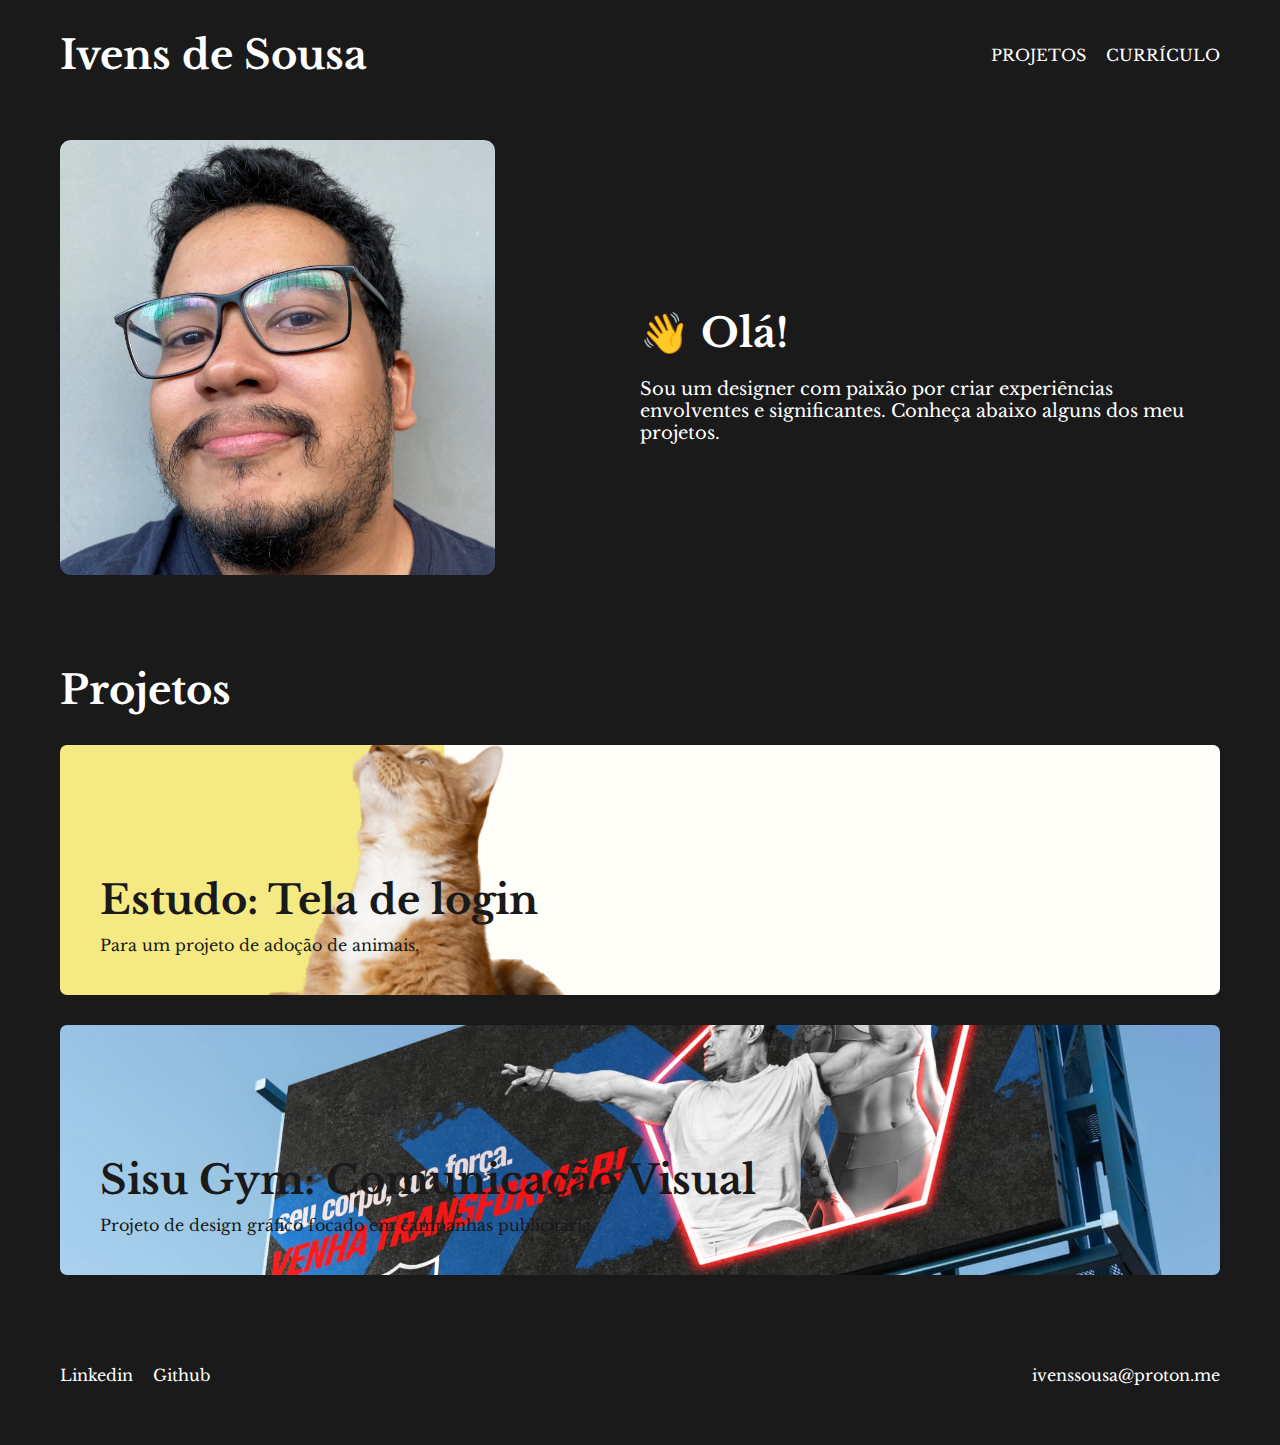
<file: index.html>
<!DOCTYPE html>
<html lang="en">
<head>
    <meta charset="UTF-8">
    <meta name="viewport" content="width=device-width, initial-scale=1.0">
    <title>Ivens de Sousa Porfólio</title>
    <link rel="stylesheet" href="./css/style.css">
</head>
<body>
    <nav class="navbar">
        <ul class="menu">
            <li>Ivens de Sousa</li>
            <li><a href="#projects">Projetos</a></li>
            <li><a href="./projects/Resume - Ivens de Sousa Gouveia.pdf" target="_blank">Currículo</a></li>    
        </ul>
    </nav>
    <section class="about">
        <img src="./img/img.png" alt="perfilIvens" class="imgProfile">
        <h2>&#128075; Olá!</h2>        
        <p>Sou um designer com paixão por criar experiências envolventes e significantes. Conheça abaixo alguns dos meu projetos.</p>    
    </section>
    <section class="projects" id="#projects">
        <h2>Projetos</h2>
        <article>
            <a href="./projects/projeto1.html">
                <div class="image-container">
                    <img src="./img/catadoptionsystembg.jpg" alt="projectbg" class="projectbg">
                <h2>Estudo: Tela de login</h2>
                <p>Para um projeto de adoção de animais.</p>   
                </div>
            </a>                        
        </article>

        <article>
            <a href="./projects/projeto2.html">
                <div class="image-container">
                    <img src="./img/sisuOutdoorMockupEXP.jpg" alt="projectbg" class="projectbg">
                <h2>Sisu Gym: Comunicação Visual</h2>
                <p>Projeto de design gráfico focado em campanhas publicitária.</p>   
                </div>
            </a>                        
        </article>
    </section>
    <footer>
        <ul class="footer">
            <li><a href="https://www.linkedin.com/in/ivens-de-sousa/" target="_blank">Linkedin</a></li>
            <li><a href="https://github.com/ivenssousa" target="_blank">Github</a></li>
            <li>ivenssousa@proton.me</li>
        </ul>
    </footer>
</body>
</html>
</file>
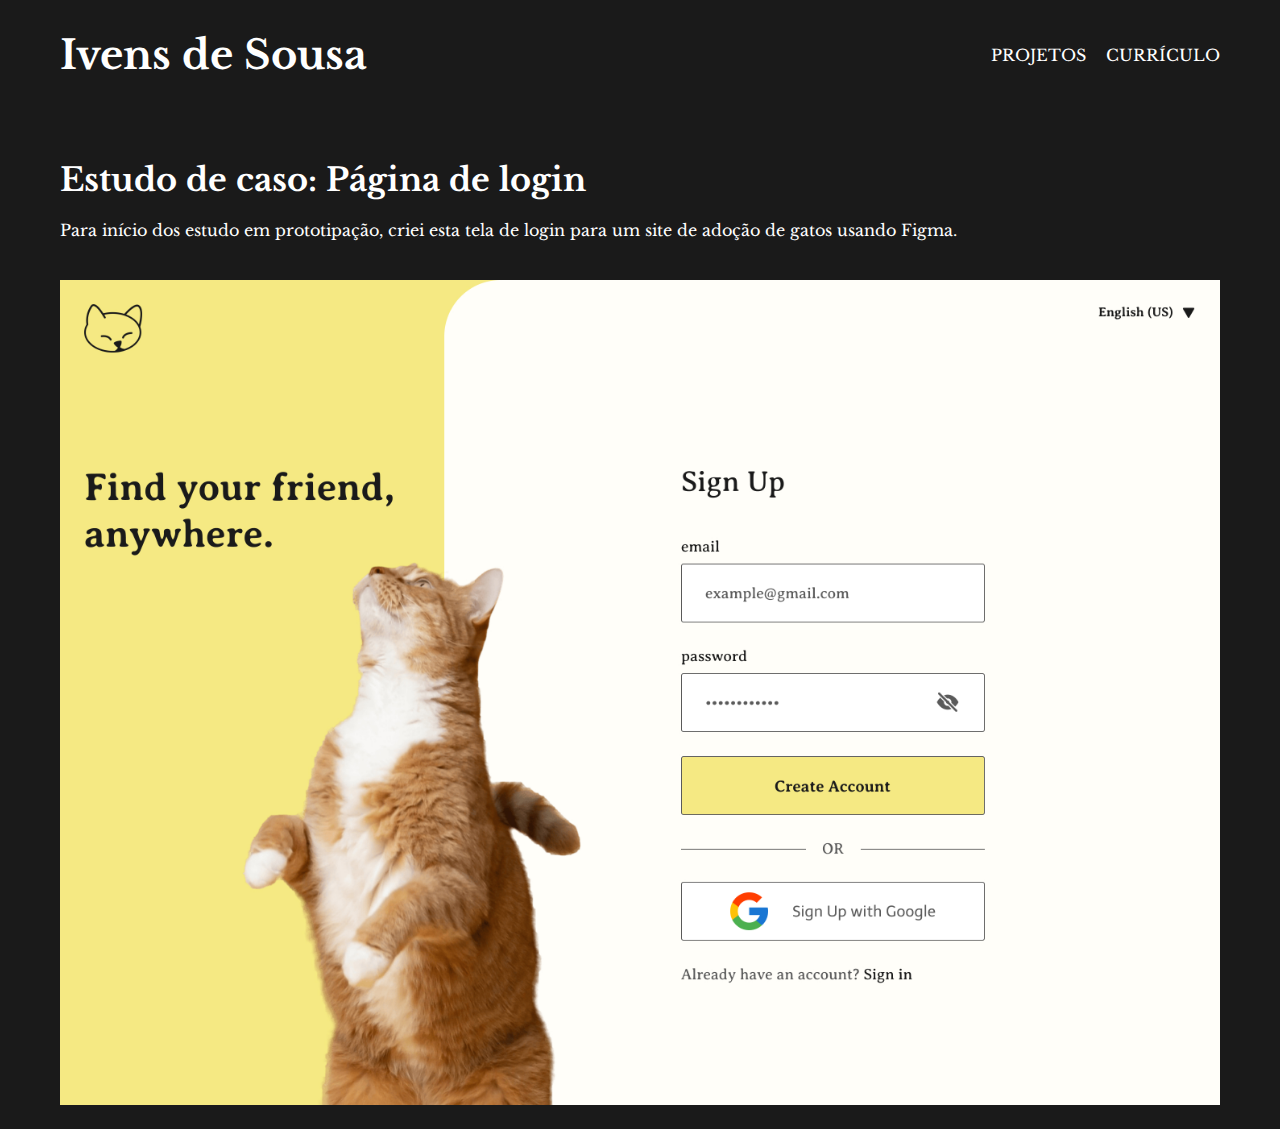
<file: projects/projeto1.html>
<!DOCTYPE html>
<html lang="en">
<head>
    <meta charset="UTF-8">
    <meta name="viewport" content="width=device-width, initial-scale=1.0">
    <title>Desafio: Tela de login</title>
    <link rel="stylesheet" href="../css/projectPage.css">
</head>
<body>
    <nav class="navbar">
        <ul class="menu">
            <li><a href="../index.html">Ivens de Sousa</a></li>
            <li><a href="#projects">Projetos</a></li>
            <li><a href="./projects/Resume - Ivens de Sousa Gouveia.pdf" target="_blank">Currículo</a></li>    
        </ul>
    </nav>

    <article class="projeto">
        <h1>Estudo de caso: Página de login</h1>
        <p>Para início dos estudo em prototipação, criei esta tela de login para um site de adoção de gatos usando Figma. </p>
        <img src="../img/catadoptionsystem.jpg" alt="">
    </article>
    
    
</body>
</html>
</file>
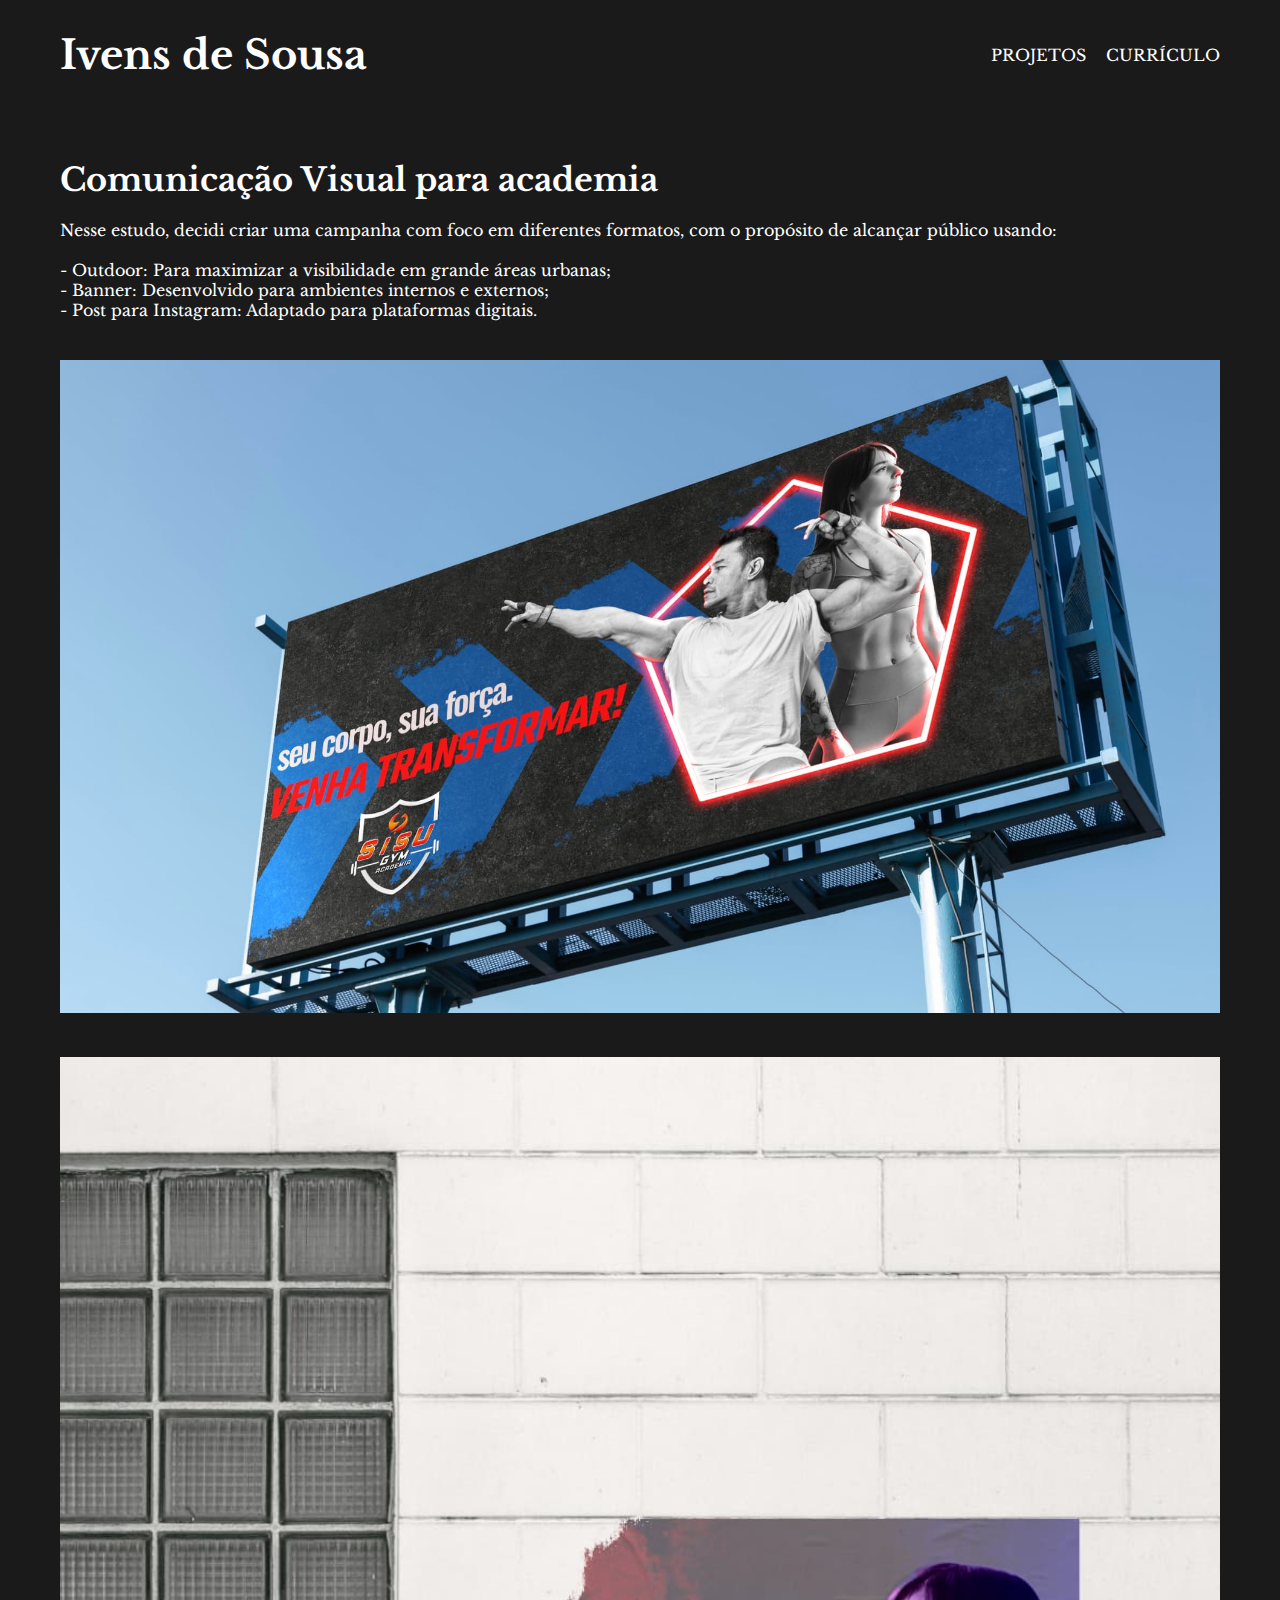
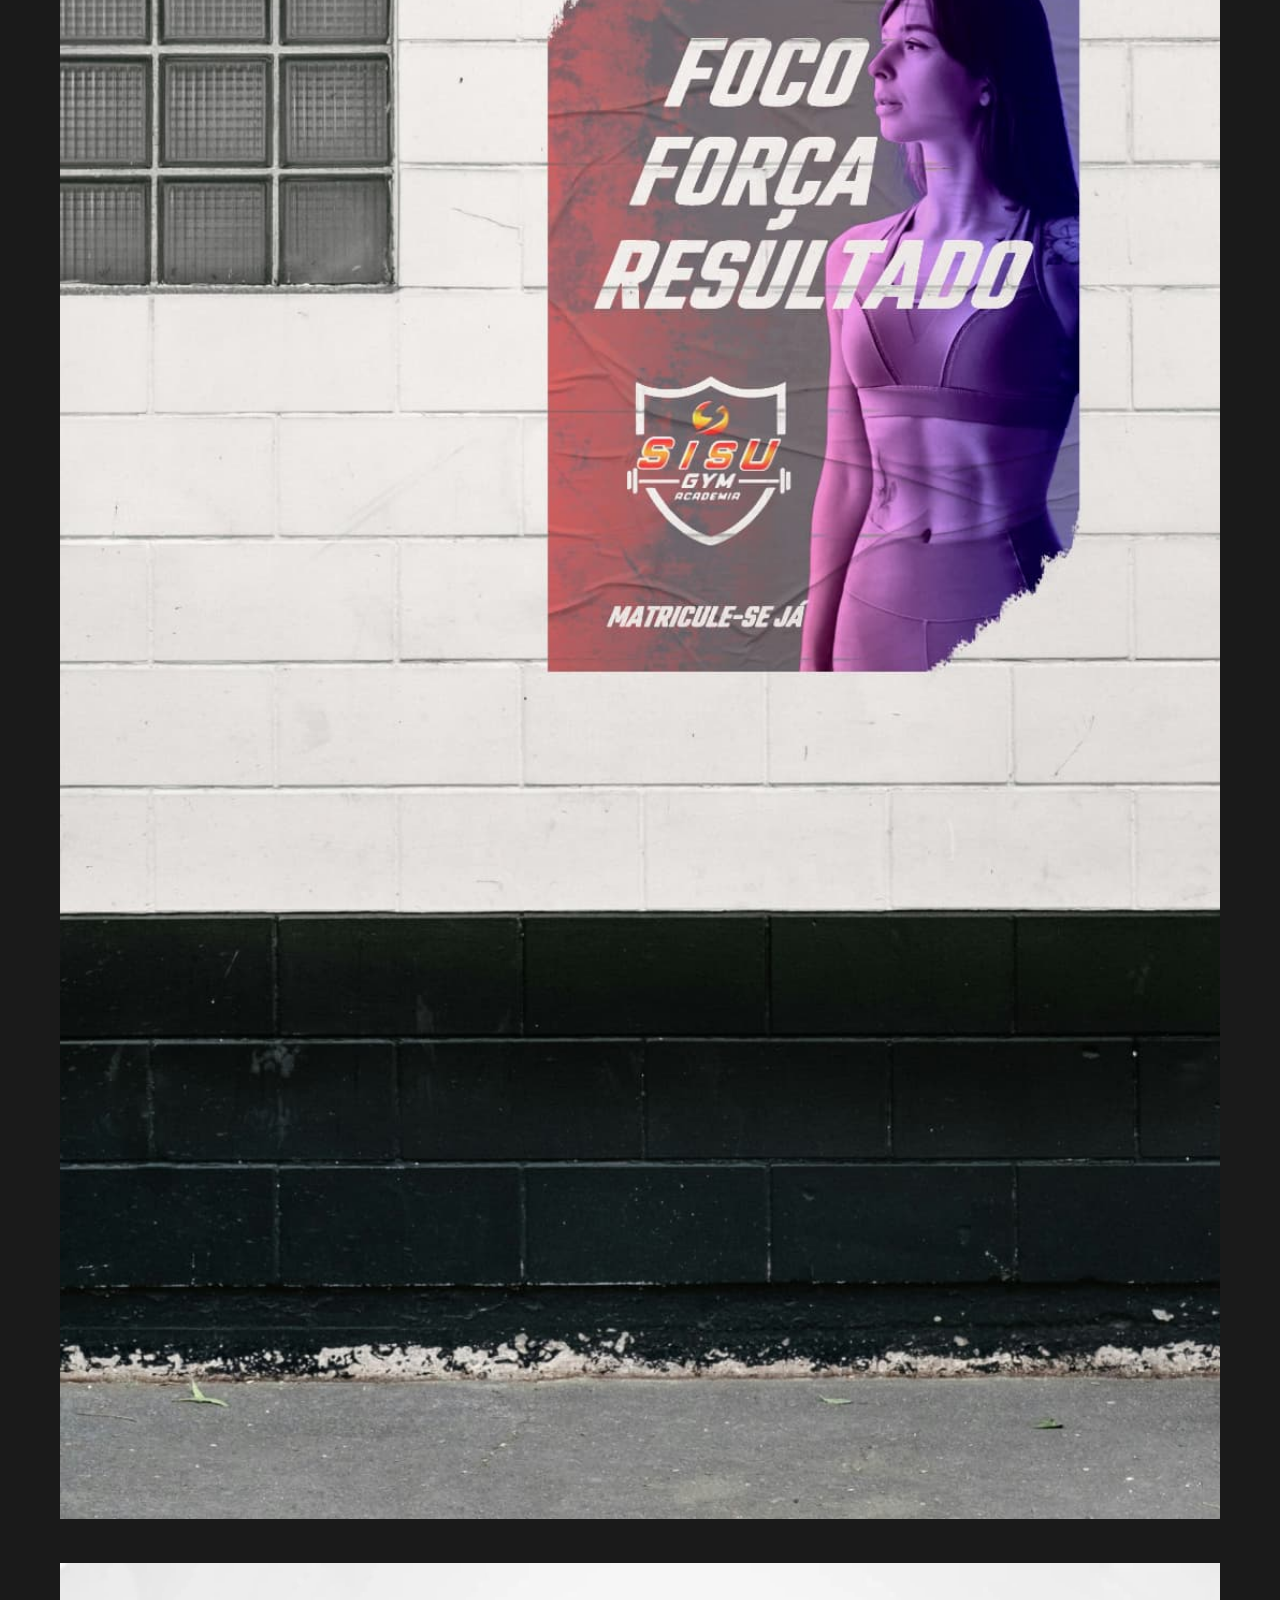
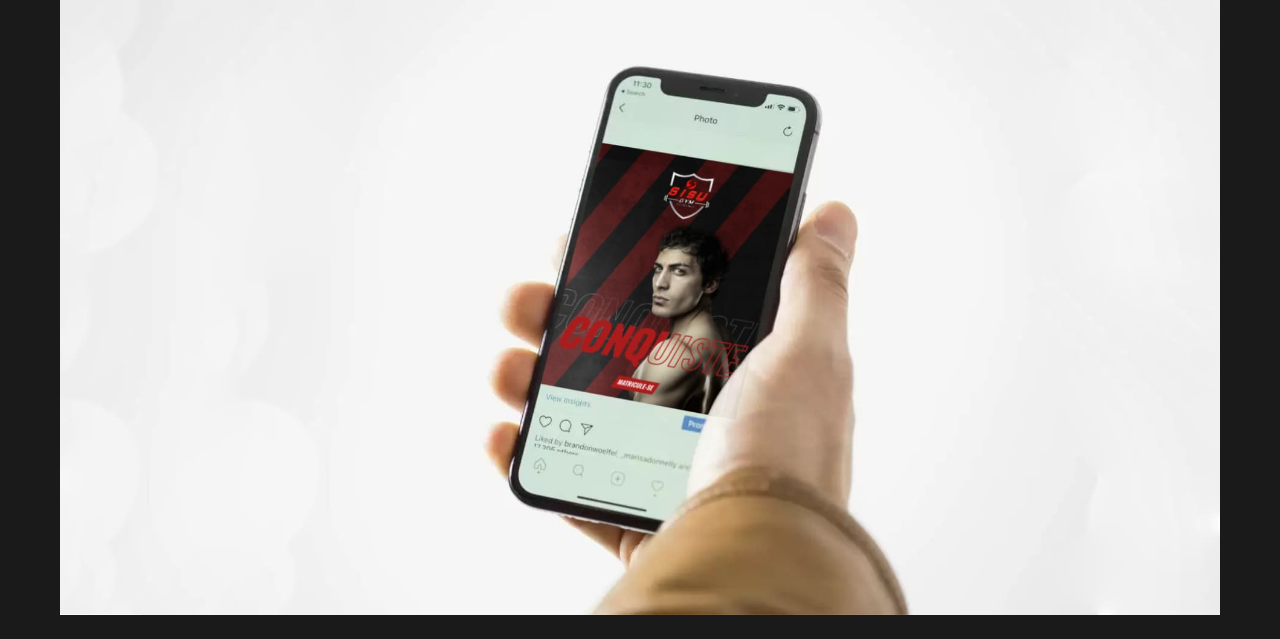
<file: projects/projeto2.html>
<!DOCTYPE html>
<html lang="en">
<head>
    <meta charset="UTF-8">
    <meta name="viewport" content="width=device-width, initial-scale=1.0">
    <title>Comunicação visual para acadebia</title>
    <link rel="stylesheet" href="../css/projectPage.css">
</head>
<body>
    <nav class="navbar"></nav>
        <ul class="menu">
            <li><a href="../index.html">Ivens de Sousa</a></li>
            <li><a href="#projects">Projetos</a></li>
            <li><a href="./projects/Resume - Ivens de Sousa Gouveia.pdf" target="_blank">Currículo</a></li>    
        </ul>
    </nav>

    <article class="projeto">
        <h1>Comunicação Visual para academia</h1>
        <p>Nesse estudo, decidi criar uma campanha com foco em diferentes formatos, com o propósito de alcançar público usando:<br>
        <br>
        - Outdoor: Para maximizar a visibilidade em grande áreas urbanas;<br>
        - Banner: Desenvolvido para ambientes internos e externos;<br>
        - Post para Instagram: Adaptado para plataformas digitais.<br>    
        </p>
        <img src="../img/sisuOutdoorMockupEXP.jpg" alt="Outdoor image">
        <img src="../img/sisuBannerMockupEXP.jpg" alt="Banner image">
        <img src="../img/socialMediaPostMockupEXP.jpg" alt="Media image">        
    </article>
    
</body>
</html>
</file>
<file: css/style.css>
@import url('https://fonts.googleapis.com/css2?family=Inter:wght@100..900&family=Libre+Baskerville:ital,wght@0,400;0,700;1,400&display=swap');

:root {
    /* Cores */
    --primary-color: #1a1a1a;
    --secondary-color: #ffffff;
    /* Font-family Inter */
    --inter-h1: 2.75rem;
    --inter-h2: 2rem;
    --inter-h3: 1.625rem;
    --inter-body: 1.25rem;
    /* Font-family Libre */
    --libre-baskerville: "Libre Baskerville", serif;
    --libre-h1: 2.5rem;
    --libre-h2: 1.5rem;
    --libre-h3: 1.375rem;
    --libre-body: 1.125rem;
}

* {
    padding: 0;
    margin: 0;
    box-sizing: border-box;
}

html {
    scroll-behavior: smooth;
}

body {
    background-color: var(--primary-color);
    font-family: var(--libre-baskerville);
    color: var(--secondary-color);
    max-width: 1160px;
    margin-left: auto;
    margin-right: auto;
}

ul {
    list-style: none;
}

a {
    text-decoration: none;
    color: inherit;
}


.menu {
    display: flex;
    justify-content: space-between;
    align-items: center;
    padding-top: 30px;
    gap: 20px;
    text-transform: uppercase;
}

.menu li:first-child {
    margin-right: auto;
    font-size: var(--libre-h1);
    font-weight: 700;
    text-transform: none;
}

.about {
    display: grid;
    grid-template-columns: repeat(2, 1fr);
    grid-template-rows: repeat(2, 1fr);
    margin-top: 60px;
}

.imgProfile {
    width: 435px;
    grid-column: 1;
    grid-row: 1/3;
}

.about h2 {
    font-size: var(--libre-h1);
    grid-column: 2;
    align-self: end;
}

.about p {
    grid-column: 2;
    font-size: var(--libre-body);
    padding-top: 20px;
}

.projects {
    display: grid;
    grid-template-columns: 1fr;
    margin-top: 90px;
}

.projects h2 {
    font-size: var(--libre-h1);
}

.image-container {
    position: relative;
    margin-top: 30px;
}

.projectbg {
    width: 100%;
    height: 250px;
    object-fit: cover;
    display: block;
    border-radius: 7px;
}

.image-container h2,
.image-container p {
    position: absolute;
    margin: 0;
    padding: 10px;
}

.image-container h2 {
    top: 120px;
    left: 30px;
    color: var(--primary-color);
}

.image-container p {
    bottom: 30px;
    left: 30px;
    color: var(--primary-color);
}

footer {
    margin-top: 90px;
    margin-bottom: 60px;
}

.footer {
    display: flex;
    justify-content: space-between;
    gap: 20px;
}

.footer li:last-child {
    margin-left: auto;
}
</file>
<file: css/projectPage.css>
@import url('https://fonts.googleapis.com/css2?family=Inter:wght@100..900&family=Libre+Baskerville:ital,wght@0,400;0,700;1,400&display=swap');

:root {
    /* Cores */
    --primary-color: #1a1a1a;
    --secondary-color: #ffffff;
    /* Font-family Inter */
    --inter-h1: 2.75rem;
    --inter-h2: 2rem;
    --inter-h3: 1.625rem;
    --inter-body: 1.25rem;
    /* Font-family Libre */
    --libre-baskerville: "Libre Baskerville", serif;
    --libre-h1: 2.5rem;
    --libre-h2: 1.5rem;
    --libre-h3: 1.375rem;
    --libre-body: 1.125rem;
}

* {
    padding: 0;
    margin: 0;
    box-sizing: border-box;
}

html {
    scroll-behavior: smooth;
}

body {
    background-color: var(--primary-color);
    font-family: var(--libre-baskerville);
    color: var(--secondary-color);
    max-width: 1160px;
    margin-left: auto;
    margin-right: auto;
}

ul {
    list-style: none;
}

a {
    text-decoration: none;
    color: inherit;
}


.menu {
    display: flex;
    justify-content: space-between;
    align-items: center;
    padding-top: 30px;
    gap: 20px;
    text-transform: uppercase;
}

.menu li:first-child {
    margin-right: auto;
    font-size: var(--libre-h1);
    font-weight: 700;
    text-transform: none;
}

.projeto {
    margin-top: 80px;
}

.projeto p {
    padding: 20px 0px 20px 0px;
}

.projeto img {
    width: 100%;
    padding: 20px 0px 20px 0px;
}
</file>
